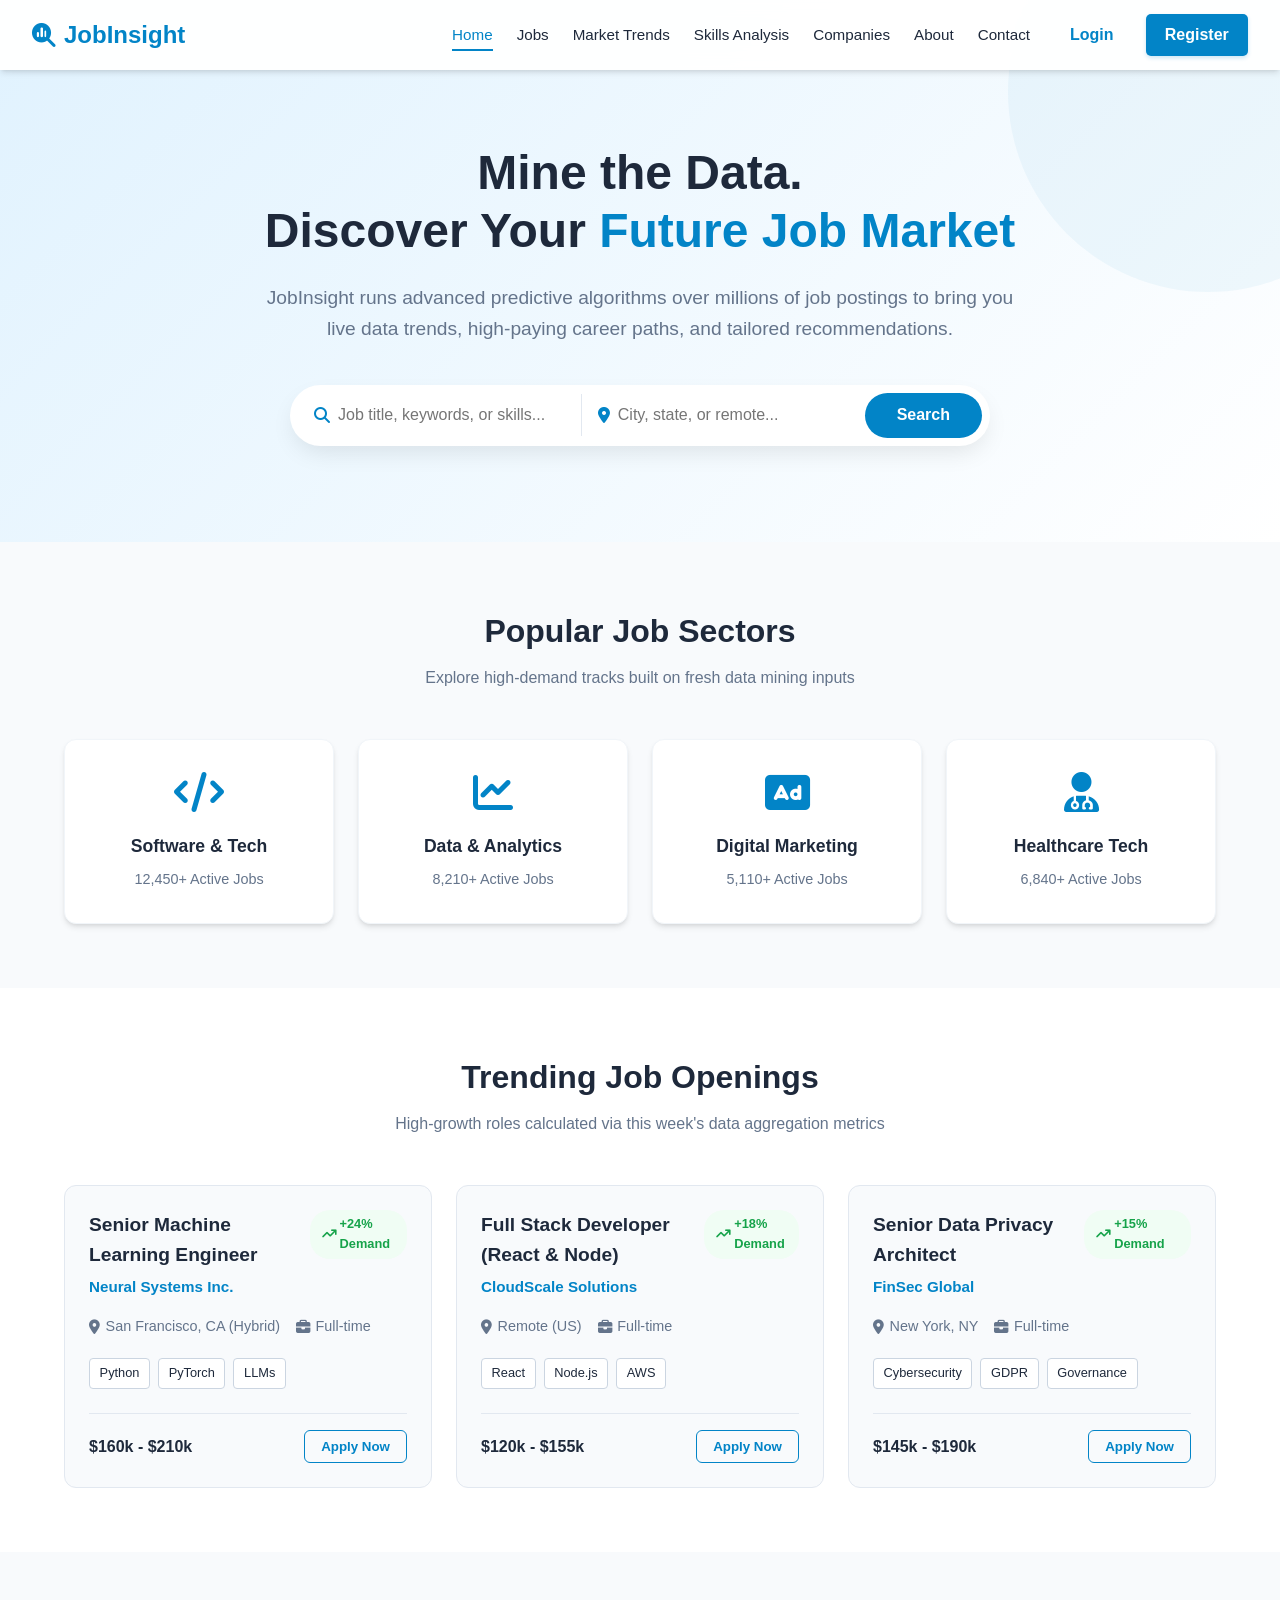
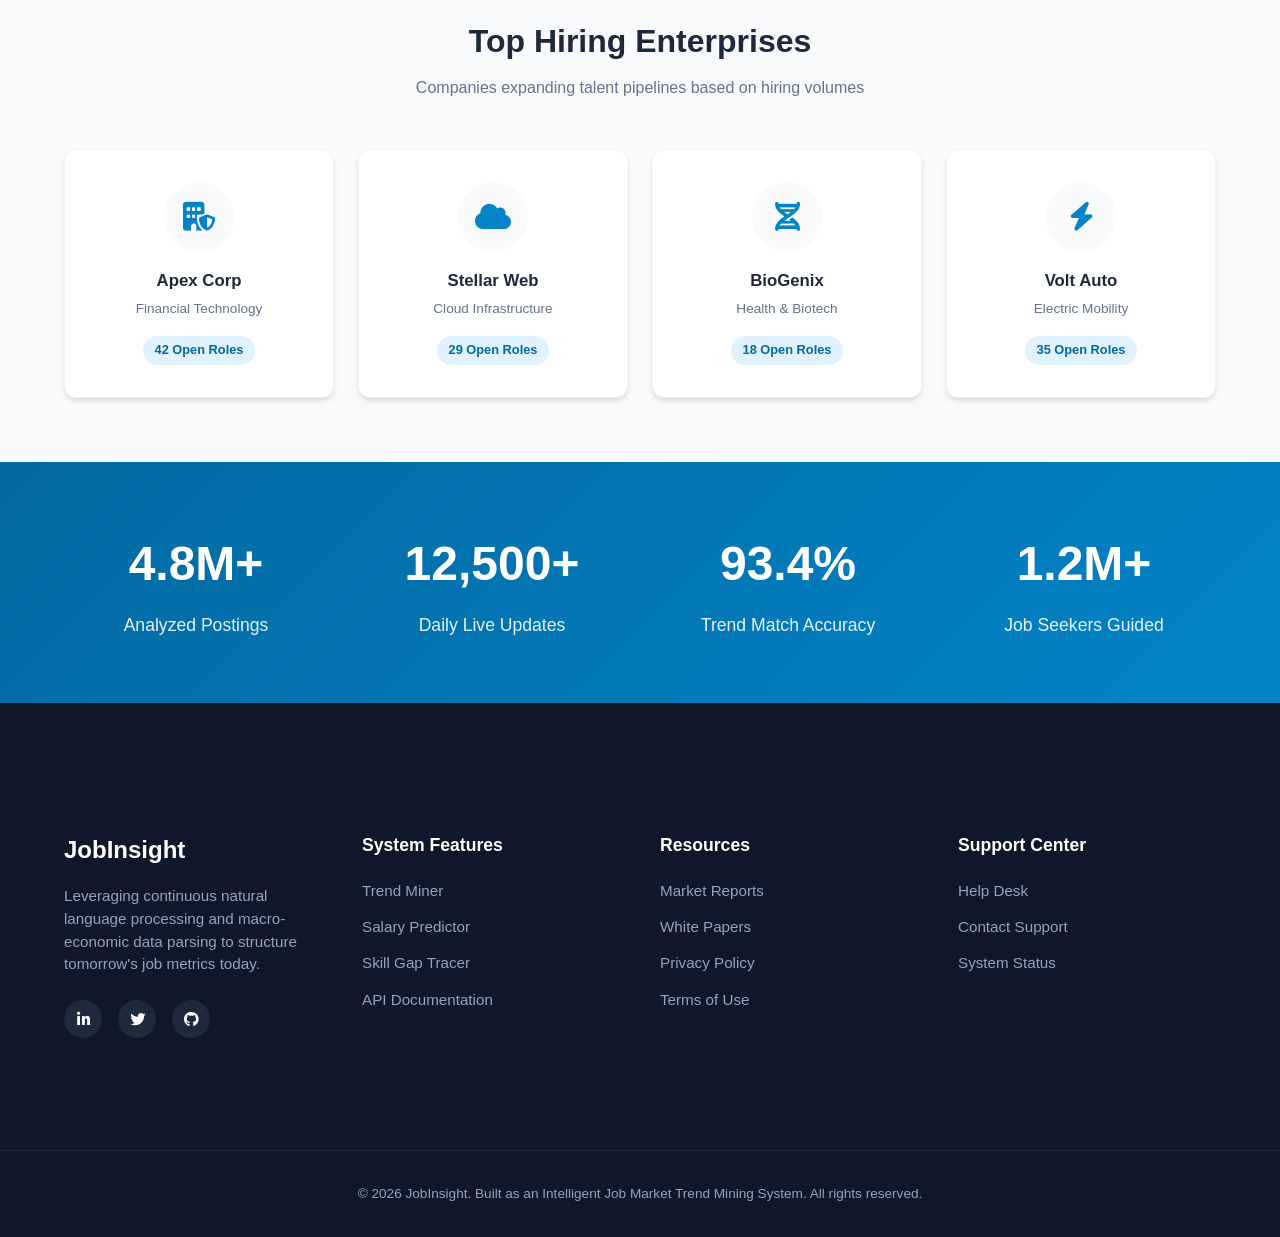
<file: index.html>
<!DOCTYPE html>
<html lang="en">
<head>
    <meta charset="UTF-8">
    <meta name="viewport" content="width=device-width, initial-scale=1.0">
    <title>JobInsight – Job Market Trend Mining System</title>
    <link rel="stylesheet" href="https://cdnjs.cloudflare.com/ajax/libs/font-awesome/6.4.0/css/all.min.css">
    <link rel="stylesheet" href="./CSS/style.css">
</head>
<body>

    <nav class="navbar">
        <div class="nav-container">
            <a href="#" class="logo">
                <i class="fa-solid fa-magnifying-glass-chart"></i> JobInsight
            </a>
            
            <div class="menu-toggle" id="mobile-menu">
                <i class="fa-solid fa-bars"></i>
            </div>

            <ul class="nav-menu" id="nav-links">
                <li><a href="#" class="nav-link active">Home</a></li>
                <li><a href="#jobs" class="nav-link">Jobs</a></li>
                <li><a href="#trends" class="nav-link">Market Trends</a></li>
                <li><a href="#skills" class="nav-link">Skills Analysis</a></li>
                <li><a href="#companies" class="nav-link">Companies</a></li>
                <li><a href="#about" class="nav-link">About</a></li>
                <li><a href="#contact" class="nav-link">Contact</a></li>
                <li class="nav-auth">
                    <a href="#" class="btn-login">Login</a>
                    <a href="#" class="btn-register">Register</a>
                </li>
            </ul>
        </div>
    </nav>

    <header class="hero">
        <div class="hero-content">
            <h1>Mine the Data. <br>Discover Your <span>Future Job Market</span></h1>
            <p>JobInsight runs advanced predictive algorithms over millions of job postings to bring you live data trends, high-paying career paths, and tailored recommendations.</p>
            
            <form class="search-container" onsubmit="event.preventDefault(); alert('Search capability triggered!');">
                <div class="search-input-group">
                    <i class="fa-solid fa-magnifying-glass"></i>
                    <input type="text" placeholder="Job title, keywords, or skills...">
                </div>
                <div class="search-input-group">
                    <i class="fa-solid fa-location-dot"></i>
                    <input type="text" placeholder="City, state, or remote...">
                </div>
                <button type="submit" class="btn-search">Search</button>
            </form>
        </div>
    </header>

    <section class="container" id="skills">
        <h2 class="section-title">Popular Job Sectors</h2>
        <p class="section-subtitle">Explore high-demand tracks built on fresh data mining inputs</p>
        
        <div class="categories-grid">
            <div class="category-card">
                <i class="fa-solid fa-code"></i>
                <h3>Software & Tech</h3>
                <p>12,450+ Active Jobs</p>
            </div>
            <div class="category-card">
                <i class="fa-solid fa-chart-line"></i>
                <h3>Data & Analytics</h3>
                <p>8,210+ Active Jobs</p>
            </div>
            <div class="category-card">
                <i class="fa-solid fa-rectangle-ad"></i>
                <h3>Digital Marketing</h3>
                <p>5,110+ Active Jobs</p>
            </div>
            <div class="category-card">
                <i class="fa-solid fa-user-doctor"></i>
                <h3>Healthcare Tech</h3>
                <p>6,840+ Active Jobs</p>
            </div>
        </div>
    </section>

    <section class="trending-jobs" id="jobs">
        <div class="container">
            <h2 class="section-title">Trending Job Openings</h2>
            <p class="section-subtitle">High-growth roles calculated via this week's data aggregation metrics</p>
            
            <div class="jobs-grid">
                <div class="job-card">
                    <div class="job-header">
                        <div class="job-title-group">
                            <h3>Senior Machine Learning Engineer</h3>
                            <p class="job-company">Neural Systems Inc.</p>
                        </div>
                        <span class="trend-badge"><i class="fa-solid fa-arrow-trend-up"></i> +24% Demand</span>
                    </div>
                    <div class="job-details">
                        <span><i class="fa-solid fa-location-dot"></i> San Francisco, CA (Hybrid)</span>
                        <span><i class="fa-solid fa-briefcase"></i> Full-time</span>
                    </div>
                    <div class="job-tags">
                        <span class="tag">Python</span>
                        <span class="tag">PyTorch</span>
                        <span class="tag">LLMs</span>
                    </div>
                    <div class="job-footer">
                        <span class="job-salary">$160k - $210k</span>
                        <button class="btn-apply">Apply Now</button>
                    </div>
                </div>

                <div class="job-card">
                    <div class="job-header">
                        <div class="job-title-group">
                            <h3>Full Stack Developer (React & Node)</h3>
                            <p class="job-company">CloudScale Solutions</p>
                        </div>
                        <span class="trend-badge"><i class="fa-solid fa-arrow-trend-up"></i> +18% Demand</span>
                    </div>
                    <div class="job-details">
                        <span><i class="fa-solid fa-location-dot"></i> Remote (US)</span>
                        <span><i class="fa-solid fa-briefcase"></i> Full-time</span>
                    </div>
                    <div class="job-tags">
                        <span class="tag">React</span>
                        <span class="tag">Node.js</span>
                        <span class="tag">AWS</span>
                    </div>
                    <div class="job-footer">
                        <span class="job-salary">$120k - $155k</span>
                        <button class="btn-apply">Apply Now</button>
                    </div>
                </div>

                <div class="job-card">
                    <div class="job-header">
                        <div class="job-title-group">
                            <h3>Senior Data Privacy Architect</h3>
                            <p class="job-company">FinSec Global</p>
                        </div>
                        <span class="trend-badge"><i class="fa-solid fa-arrow-trend-up"></i> +15% Demand</span>
                    </div>
                    <div class="job-details">
                        <span><i class="fa-solid fa-location-dot"></i> New York, NY</span>
                        <span><i class="fa-solid fa-briefcase"></i> Full-time</span>
                    </div>
                    <div class="job-tags">
                        <span class="tag">Cybersecurity</span>
                        <span class="tag">GDPR</span>
                        <span class="tag">Governance</span>
                    </div>
                    <div class="job-footer">
                        <span class="job-salary">$145k - $190k</span>
                        <button class="btn-apply">Apply Now</button>
                    </div>
                </div>
            </div>
        </div>
    </section>

    <section class="container" id="companies">
        <h2 class="section-title">Top Hiring Enterprises</h2>
        <p class="section-subtitle">Companies expanding talent pipelines based on hiring volumes</p>
        
        <div class="companies-slider">
            <div class="company-card">
                <div class="company-logo-box"><i class="fa-solid fa-building-shield"></i></div>
                <h4>Apex Corp</h4>
                <p>Financial Technology</p>
                <span class="opp-count">42 Open Roles</span>
            </div>
            <div class="company-card">
                <div class="company-logo-box"><i class="fa-solid fa-cloud"></i></div>
                <h4>Stellar Web</h4>
                <p>Cloud Infrastructure</p>
                <span class="opp-count">29 Open Roles</span>
            </div>
            <div class="company-card">
                <div class="company-logo-box"><i class="fa-solid fa-dna"></i></div>
                <h4>BioGenix</h4>
                <p>Health & Biotech</p>
                <span class="opp-count">18 Open Roles</span>
            </div>
            <div class="company-card">
                <div class="company-logo-box"><i class="fa-solid fa-bolt"></i></div>
                <h4>Volt Auto</h4>
                <p>Electric Mobility</p>
                <span class="opp-count">35 Open Roles</span>
            </div>
        </div>
    </section>

    <section class="statistics" id="trends">
        <div class="container stats-grid">
            <div class="stat-item">
                <h2>4.8M+</h2>
                <p>Analyzed Postings</p>
            </div>
            <div class="stat-item">
                <h2>12,500+</h2>
                <p>Daily Live Updates</p>
            </div>
            <div class="stat-item">
                <h2>93.4%</h2>
                <p>Trend Match Accuracy</p>
            </div>
            <div class="stat-item">
                <h2>1.2M+</h2>
                <p>Job Seekers Guided</p>
            </div>
        </div>
    </section>

    <footer class="footer" id="about">
        <div class="container footer-grid">
            <div class="footer-brand">
                <h3>JobInsight</h3>
                <p>Leveraging continuous natural language processing and macro-economic data parsing to structure tomorrow's job metrics today.</p>
                <div class="social-icons">
                    <a href="#"><i class="fa-brands fa-linkedin-in"></i></a>
                    <a href="#"><i class="fa-brands fa-twitter"></i></a>
                    <a href="#"><i class="fa-brands fa-github"></i></a>
                </div>
            </div>
            <div class="footer-links">
                <h4>System Features</h4>
                <ul>
                    <li><a href="#">Trend Miner</a></li>
                    <li><a href="#">Salary Predictor</a></li>
                    <li><a href="#">Skill Gap Tracer</a></li>
                    <li><a href="#">API Documentation</a></li>
                </ul>
            </div>
            <div class="footer-links">
                <h4>Resources</h4>
                <ul>
                    <li><a href="#">Market Reports</a></li>
                    <li><a href="#">White Papers</a></li>
                    <li><a href="#">Privacy Policy</a></li>
                    <li><a href="#">Terms of Use</a></li>
                </ul>
            </div>
            <div class="footer-links" id="contact">
                <h4>Support Center</h4>
                <ul>
                    <li><a href="#">Help Desk</a></li>
                    <li><a href="#">Contact Support</a></li>
                    <li><a href="#">System Status</a></li>
                </ul>
            </div>
        </div>
        <div class="footer-bottom">
            <p>&copy; 2026 JobInsight. Built as an Intelligent Job Market Trend Mining System. All rights reserved.</p>
        </div>
    </footer>

    <script>
        const mobileMenu = document.getElementById('mobile-menu');
        const navLinks = document.getElementById('nav-links');
        const links = document.querySelectorAll('.nav-link');

        mobileMenu.addEventListener('click', () => {
            navLinks.classList.toggle('active');
            const icon = mobileMenu.querySelector('i');
            if (icon.classList.contains('fa-bars')) {
                icon.classList.remove('fa-bars');
                icon.classList.add('fa-xmark');
            } else {
                icon.classList.remove('fa-xmark');
                icon.classList.add('fa-bars');
            }
        });

        links.forEach(link => {
            link.addEventListener('click', function() {
                links.forEach(l => l.classList.remove('active'));
                this.classList.add('active');
                
                if(navLinks.classList.contains('active')) {
                    navLinks.classList.remove('active');
                    mobileMenu.querySelector('i').className = 'fa-solid fa-bars';
                }
            });
        });
    </script>
</body>
</html>
</file>
<file: CSS/style.css>
/* --- RESET & GLOBAL STYLES --- */
* {
    margin: 0;
    padding: 0;
    box-sizing: border-box;
    font-family: 'Segoe UI', Tahoma, Geneva, Verdana, sans-serif;
}

:root {
    --primary: #0284c7;
    --primary-dark: #0369a1;
    --primary-light: #e0f2fe;
    --text-dark: #1e293b;
    --text-muted: #64748b;
    --bg-light: #f8fafc;
    --white: #ffffff;
    --shadow: 0 4px 6px -1px rgb(0 0 0 / 0.1), 0 2px 4px -2px rgb(0 0 0 / 0.1);
    --transition: all 0.3s ease;
}

html {
    scroll-behavior: smooth;
}

body {
    background-color: var(--bg-light);
    color: var(--text-dark);
    line-height: 1.6;
}

a {
    text-decoration: none;
    color: inherit;
}

ul {
    list-style: none;
}

.container {
    width: 90%;
    max-width: 1200px;
    margin: 0 auto;
    padding: 4rem 0;
}

.section-title {
    text-align: center;
    font-size: 2rem;
    margin-bottom: 0.5rem;
    color: var(--text-dark);
}

.section-subtitle {
    text-align: center;
    color: var(--text-muted);
    margin-bottom: 3rem;
    font-size: 1rem;
}

/* --- STICKY NAVBAR --- */
.navbar {
    position: fixed;
    top: 0;
    left: 0;
    width: 100%;
    background-color: rgba(255, 255, 255, 0.95);
    box-shadow: var(--shadow);
    z-index: 1000;
    backdrop-filter: blur(10px);
    transition: var(--transition);
}

.nav-container {
    display: flex;
    justify-content: space-between;
    align-items: center;
    height: 70px;
    max-width: 1300px;
    margin: 0 auto;
    padding: 0 2rem;
}

.logo {
    font-size: 1.5rem;
    font-weight: 700;
    color: var(--primary);
    display: flex;
    align-items: center;
    gap: 0.5rem;
}

.nav-menu {
    display: flex;
    align-items: center;
    gap: 1.5rem;
}

.nav-link {
    font-size: 0.95rem;
    font-weight: 500;
    color: var(--text-dark);
    transition: var(--transition);
    position: relative;
    padding: 0.5rem 0;
}

.nav-link:hover, .nav-link.active {
    color: var(--primary);
}

.nav-link::after {
    content: '';
    position: absolute;
    bottom: 0;
    left: 0;
    width: 0;
    height: 2px;
    background-color: var(--primary);
    transition: var(--transition);
}

.nav-link:hover::after, .nav-link.active::after {
    width: 100%;
}

.nav-auth {
    display: flex;
    align-items: center;
    gap: 1rem;
}

.btn-login {
    color: var(--primary);
    font-weight: 600;
    padding: 0.5rem 1rem;
    border-radius: 5px;
    transition: var(--transition);
}

.btn-login:hover {
    background-color: var(--primary-light);
}

.btn-register {
    background-color: var(--primary);
    color: var(--white);
    font-weight: 600;
    padding: 0.5rem 1.2rem;
    border-radius: 5px;
    transition: var(--transition);
    box-shadow: 0 2px 4px rgba(2, 132, 199, 0.2);
}

.btn-register:hover {
    background-color: var(--primary-dark);
}

.menu-toggle {
    display: none;
    font-size: 1.5rem;
    cursor: pointer;
    color: var(--text-dark);
}

/* --- HERO SECTION --- */
.hero {
    background: linear-gradient(135deg, #e0f2fe 0%, #ffffff 100%);
    padding: 9rem 0 6rem 0;
    text-align: center;
    position: relative;
    overflow: hidden;
}

.hero::before {
    content: '';
    position: absolute;
    top: -20%;
    right: -10%;
    width: 400px;
    height: 400px;
    background: rgba(2, 132, 199, 0.05);
    border-radius: 50%;
    z-index: 1;
}

.hero-content {
    position: relative;
    z-index: 2;
    max-width: 800px;
    margin: 0 auto;
    padding: 0 1rem;
}

.hero h1 {
    font-size: 3rem;
    font-weight: 800;
    color: var(--text-dark);
    margin-bottom: 1.5rem;
    line-height: 1.2;
}

.hero h1 span {
    color: var(--primary);
}

.hero p {
    font-size: 1.2rem;
    color: var(--text-muted);
    margin-bottom: 2.5rem;
}

/* Search Bar */
.search-container {
    background: var(--white);
    padding: 0.5rem;
    border-radius: 50px;
    box-shadow: 0 10px 25px -5px rgba(0, 0, 0, 0.1);
    display: flex;
    align-items: center;
    max-width: 700px;
    margin: 0 auto;
}

.search-input-group {
    display: flex;
    align-items: center;
    flex: 1;
    padding: 0 1rem;
    border-right: 1px solid #e2e8f0;
}

.search-input-group:last-of-type {
    border-right: none;
}

.search-input-group i {
    color: var(--primary);
    margin-right: 0.5rem;
}

.search-container input {
    border: none;
    outline: none;
    width: 100%;
    padding: 0.75rem 0;
    font-size: 1rem;
    color: var(--text-dark);
}

.btn-search {
    background-color: var(--primary);
    color: var(--white);
    border: none;
    padding: 0.85rem 2rem;
    border-radius: 50px;
    font-size: 1rem;
    font-weight: 600;
    cursor: pointer;
    transition: var(--transition);
}

.btn-search:hover {
    background-color: var(--primary-dark);
}

/* --- POPULAR CATEGORIES --- */
.categories-grid {
    display: grid;
    grid-template-columns: repeat(auto-fit, minmax(220px, 1fr));
    gap: 1.5rem;
}

.category-card {
    background: var(--white);
    padding: 2rem;
    border-radius: 12px;
    text-align: center;
    box-shadow: var(--shadow);
    transition: var(--transition);
    border: 1px solid #f1f5f9;
    cursor: pointer;
}

.category-card i {
    font-size: 2.5rem;
    color: var(--primary);
    margin-bottom: 1.25rem;
    transition: var(--transition);
}

.category-card h3 {
    font-size: 1.1rem;
    margin-bottom: 0.5rem;
}

.category-card p {
    color: var(--text-muted);
    font-size: 0.9rem;
}

.category-card:hover {
    transform: translateY(-5px);
    border-color: var(--primary);
    box-shadow: 0 10px 20px -5px rgba(2, 132, 199, 0.15);
}

.category-card:hover i {
    transform: scale(1.1);
}

/* --- TRENDING JOBS --- */
.trending-jobs {
    background-color: var(--white);
}

.jobs-grid {
    display: grid;
    grid-template-columns: repeat(auto-fit, minmax(320px, 1fr));
    gap: 1.5rem;
}

.job-card {
    background: var(--bg-light);
    border-radius: 12px;
    padding: 1.5rem;
    border: 1px solid #e2e8f0;
    transition: var(--transition);
    display: flex;
    flex-direction: column;
    justify-content: space-between;
}

.job-header {
    display: flex;
    justify-content: space-between;
    align-items: flex-start;
    margin-bottom: 1rem;
}

.job-title-group h3 {
    font-size: 1.2rem;
    color: var(--text-dark);
    margin-bottom: 0.25rem;
}

.job-company {
    color: var(--primary);
    font-weight: 600;
    font-size: 0.95rem;
}

.trend-badge {
    background-color: #f0fdf4;
    color: #16a34a;
    padding: 0.25rem 0.75rem;
    border-radius: 20px;
    font-size: 0.8rem;
    font-weight: 600;
    display: flex;
    align-items: center;
    gap: 0.25rem;
}

.job-details {
    display: flex;
    flex-wrap: wrap;
    gap: 1rem;
    margin-bottom: 1.25rem;
    color: var(--text-muted);
    font-size: 0.9rem;
}

.job-details span {
    display: flex;
    align-items: center;
    gap: 0.35rem;
}

.job-tags {
    display: flex;
    flex-wrap: wrap;
    gap: 0.5rem;
    margin-bottom: 1.5rem;
}

.tag {
    background-color: var(--white);
    border: 1px solid #cbd5e1;
    color: var(--text-dark);
    padding: 0.25rem 0.6rem;
    border-radius: 4px;
    font-size: 0.8rem;
}

.job-footer {
    display: flex;
    justify-content: space-between;
    align-items: center;
    border-top: 1px solid #e2e8f0;
    padding-top: 1rem;
}

.job-salary {
    font-weight: 700;
    color: var(--text-dark);
}

.btn-apply {
    background-color: transparent;
    border: 1px solid var(--primary);
    color: var(--primary);
    padding: 0.5rem 1rem;
    border-radius: 6px;
    font-weight: 600;
    cursor: pointer;
    transition: var(--transition);
}

.btn-apply:hover {
    background-color: var(--primary);
    color: var(--white);
}

.job-card:hover {
    transform: translateY(-5px);
    box-shadow: var(--shadow);
    border-color: #cbd5e1;
}

/* --- TOP HIRING COMPANIES --- */
.companies-slider {
    display: grid;
    grid-template-columns: repeat(auto-fit, minmax(180px, 1fr));
    gap: 1.5rem;
}

.company-card {
    background: var(--white);
    border-radius: 12px;
    padding: 2rem 1.5rem;
    text-align: center;
    box-shadow: var(--shadow);
    border: 1px solid #f1f5f9;
    transition: var(--transition);
}

.company-logo-box {
    width: 70px;
    height: 70px;
    background-color: var(--bg-light);
    border-radius: 50%;
    display: flex;
    align-items: center;
    justify-content: center;
    margin: 0 auto 1rem auto;
    font-size: 1.8rem;
    color: var(--primary);
}

.company-card h4 {
    font-size: 1.05rem;
    margin-bottom: 0.25rem;
}

.company-card p {
    color: var(--text-muted);
    font-size: 0.85rem;
    margin-bottom: 1rem;
}

.opp-count {
    display: inline-block;
    background-color: var(--primary-light);
    color: var(--primary-dark);
    padding: 0.25rem 0.75rem;
    border-radius: 15px;
    font-size: 0.8rem;
    font-weight: 600;
}

.company-card:hover {
    transform: scale(1.03);
    box-shadow: 0 12px 20px -5px rgba(0,0,0,0.08);
}

/* --- MARKET STATISTICS --- */
.statistics {
    background: linear-gradient(135deg, var(--primary-dark) 0%, var(--primary) 100%);
    color: var(--white);
}

.statistics .section-title {
    color: var(--white);
}

.statistics .section-subtitle {
    color: rgba(255, 255, 255, 0.8);
}

.stats-grid {
    display: grid;
    grid-template-columns: repeat(auto-fit, minmax(200px, 1fr));
    gap: 2rem;
    text-align: center;
}

.stat-item h2 {
    font-size: 3rem;
    font-weight: 800;
    margin-bottom: 0.5rem;
}

.stat-item p {
    font-size: 1.1rem;
    font-weight: 300;
    color: rgba(255, 255, 255, 0.9);
}

/* --- FOOTER --- */
.footer {
    background-color: #0f172a;
    color: #94a3b8;
    padding: 4rem 0 2rem 0;
    font-size: 0.95rem;
}

.footer-grid {
    display: grid;
    grid-template-columns: repeat(auto-fit, minmax(200px, 1fr));
    gap: 2.5rem;
    margin-bottom: 3rem;
}

.footer-brand h3 {
    color: var(--white);
    font-size: 1.5rem;
    margin-bottom: 1rem;
}

.footer-brand p {
    margin-bottom: 1.5rem;
    line-height: 1.5;
}

.social-icons {
    display: flex;
    gap: 1rem;
}

.social-icons a {
    width: 38px;
    height: 38px;
    background-color: #1e293b;
    border-radius: 50%;
    display: flex;
    align-items: center;
    justify-content: center;
    color: var(--white);
    transition: var(--transition);
}

.social-icons a:hover {
    background-color: var(--primary);
    transform: translateY(-3px);
}

.footer-links h4 {
    color: var(--white);
    font-size: 1.1rem;
    margin-bottom: 1.25rem;
    position: relative;
}

.footer-links ul li {
    margin-bottom: 0.75rem;
}

.footer-links ul li a {
    transition: var(--transition);
}

.footer-links ul li a:hover {
    color: var(--white);
    padding-left: 5px;
}

.footer-bottom {
    border-top: 1px solid #1e293b;
    padding-top: 2rem;
    text-align: center;
    font-size: 0.85rem;
}

/* --- RESPONSIVE DESIGN --- */
@media (max-width: 1024px) {
    .nav-menu {
        position: fixed;
        top: 70px;
        left: -100%;
        width: 100%;
        height: calc(100vh - 70px);
        background-color: var(--white);
        flex-direction: column;
        align-items: center;
        padding: 2rem 0;
        transition: 0.4s ease;
        box-shadow: 0 10px 15px -3px rgba(0, 0, 0, 0.05);
        overflow-y: auto;
    }

    .nav-menu.active {
        left: 0;
    }

    .nav-auth {
        flex-direction: column;
        width: 80%;
        margin-top: 1.5rem;
    }

    .btn-login, .btn-register {
        width: 100%;
        text-align: center;
    }

    .menu-toggle {
        display: block;
    }
    
    .hero h1 {
        font-size: 2.3rem;
    }
}

@media (max-width: 768px) {
    .search-container {
        flex-direction: column;
        border-radius: 20px;
        padding: 1rem;
        gap: 0.75rem;
    }

    .search-input-group {
        border-right: none;
        border-bottom: 1px solid #e2e8f0;
        width: 100%;
        padding-bottom: 0.5rem;
    }

    .btn-search {
        width: 100%;
        border-radius: 10px;
    }
    
    .container {
        padding: 2.5rem 0;
    }
}
</file>
